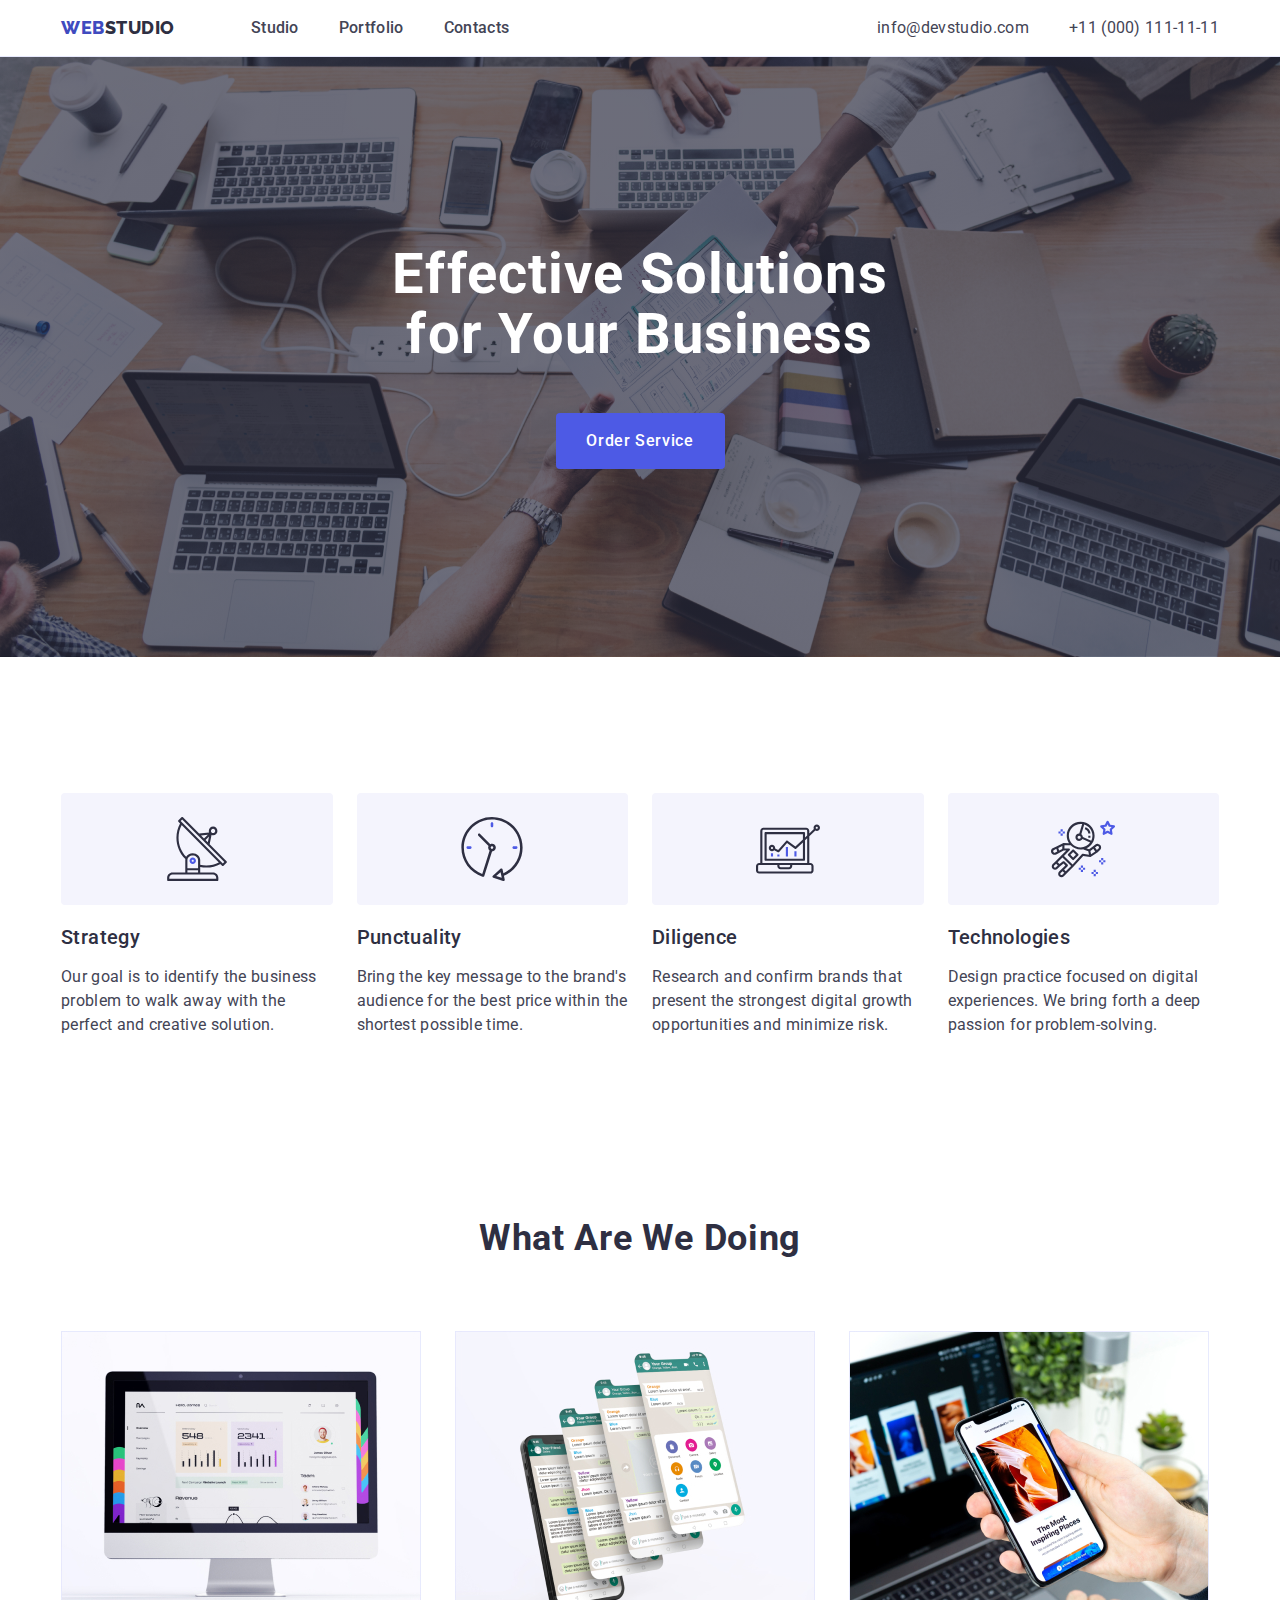
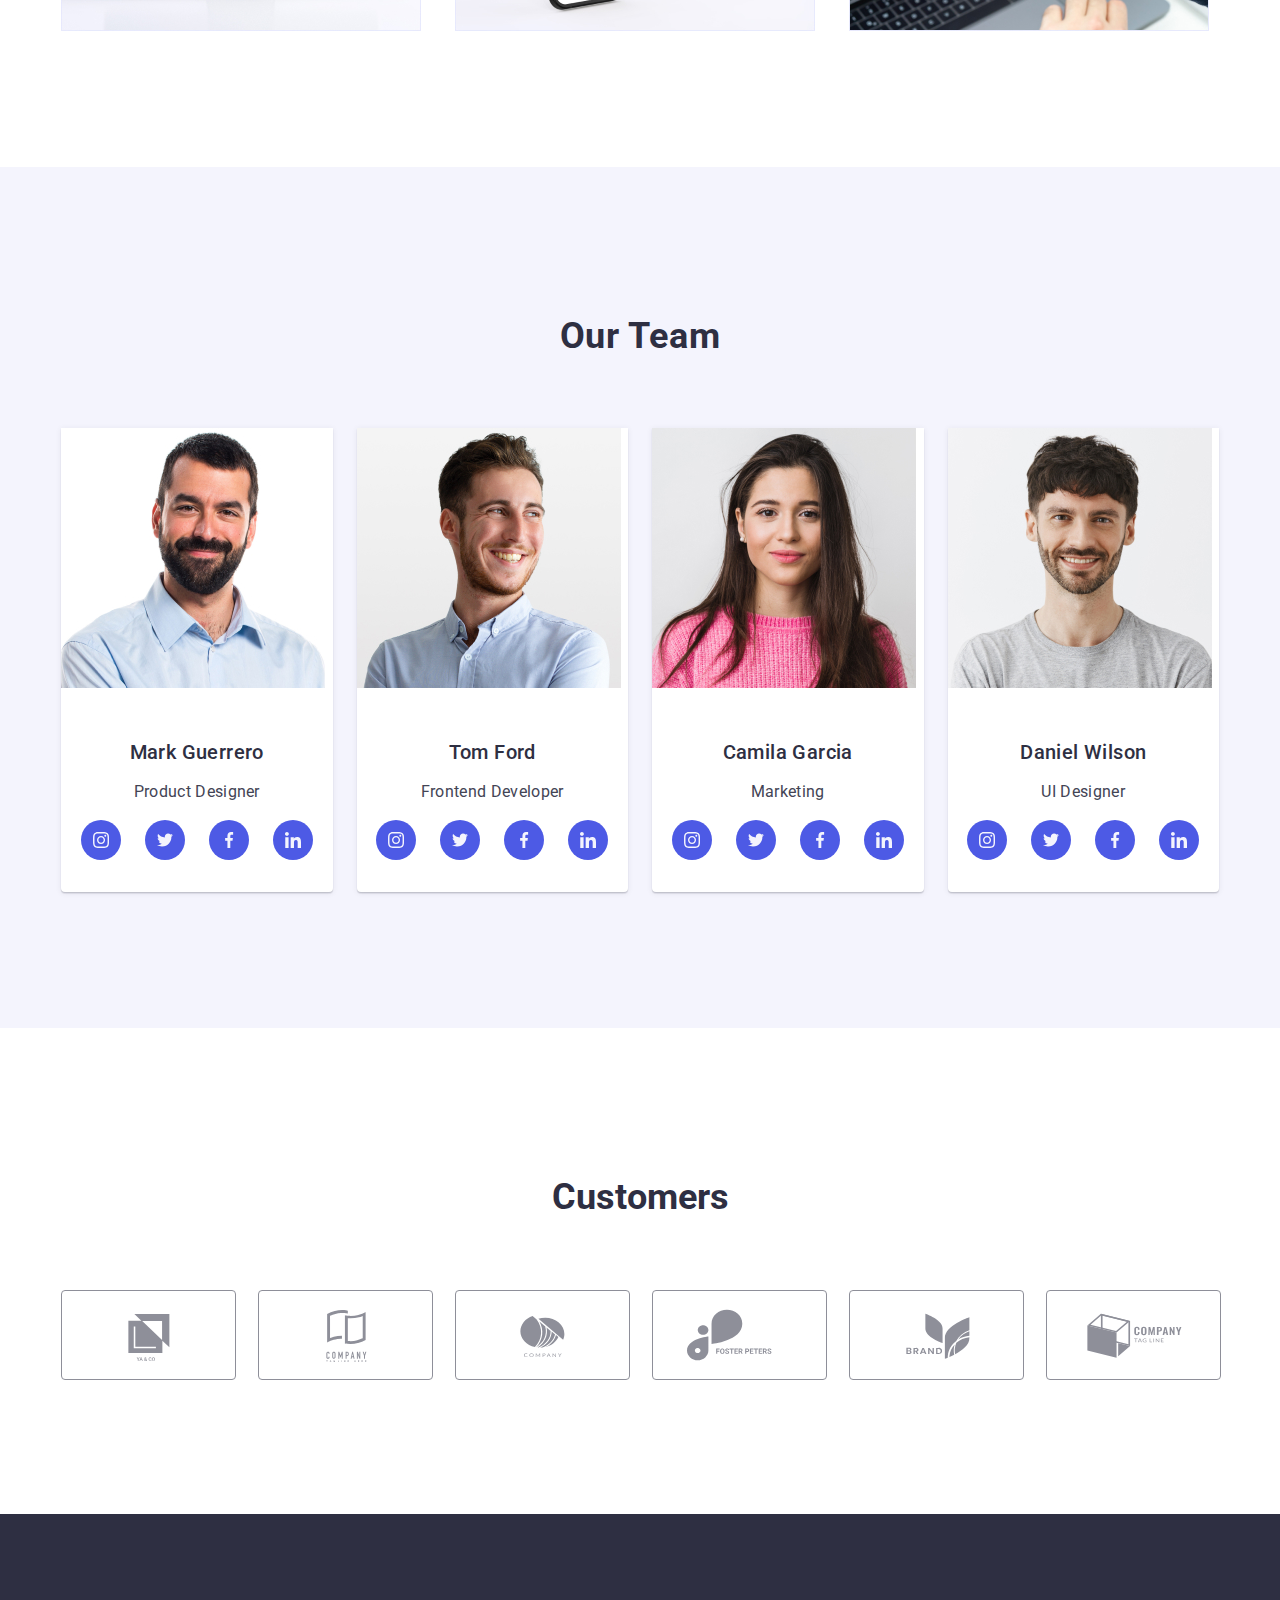
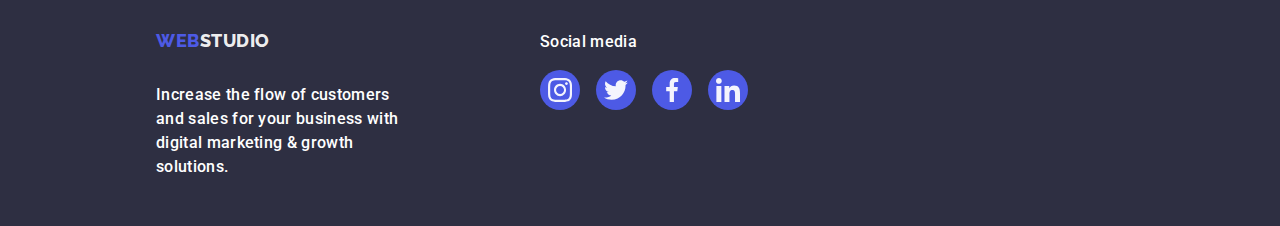
<file: index.html>
<!DOCTYPE html>
<html lang="en">
  <head>
    <meta charset="UTF-8" />
    <meta name="viewport" content="width=device-width, initial-scale=1.0" />
    <link
      rel="stylesheet"
      href="https://cdnjs.cloudflare.com/ajax/libs/modern-normalize/2.0.0/modern-normalize.min.css"
      integrity="sha512-4xo8blKMVCiXpTaLzQSLSw3KFOVPWhm/TRtuPVc4WG6kUgjH6J03IBuG7JZPkcWMxJ5huwaBpOpnwYElP/m6wg=="
      crossorigin="anonymous"
      referrerpolicy="no-referrer"
    />
    <link rel="preconnect" href="https://fonts.googleapis.com" />
    <link rel="preconnect" href="https://fonts.gstatic.com" crossorigin />
    <link
      href="https://fonts.googleapis.com/css2?family=Raleway:wght@700&family=Roboto:wght@400;500;700;900&display=swap"
      rel="stylesheet"
    />
    <link rel="stylesheet" href="./css/styles.css" />
    <title>Studio</title>
  </head>
  <body class="big-body">
    <header class="main-header">
      <div class="div-class container">
        <nav class="nav-nav">
          <a href="./index.html" class="logo link modal-link"
            >Web<span class="logo-span">Studio</span></a
          >
          <ul class="nav-bar list">
            <li><a href="./index.html" class="tab-bar link">Studio</a></li>
            <li>
              <a href="./portfolio.html" class="tab-bar link">Portfolio</a>
            </li>
            <li><a href="" class="tab-bar link">Contacts</a></li>
          </ul>
        </nav>
        <address class="address-bar">
          <ul class="list list-class">
            <li>
              <a href="mailto:info@devstudio.com" class="address-elm link"
                >info@devstudio.com</a
              >
            </li>
            <li>
              <a href="tel:+110001111111" class="address-elm link">
                +11 (000) 111-11-11</a
              >
            </li>
          </ul>
        </address>
      </div>
    </header>
    <main>
      <!-- Section-1 -->

      <section class="hero-section styling">
        <div class="container">
          <h1 class="hero-title">Effective Solutions for Your Business</h1>
          <button type="button" class="hero-button" data-modal-open>
            Order Service
          </button>
        </div>
      </section>

      <!-- Section-2 -->

      <section class="how-to-do-it">
        <div class="container">
          <h2 class="visually-hidden">How we do it</h2>
          <ul class="list best-list">
            <li class="the-hop">
              <div class="icons">
                <svg width="64" height="64">
                  <use href="./images/icons.svg#antennalogo"></use>
                </svg>
              </div>
              <h3 class="joker joker-plus">Strategy</h3>
              <p class="the-joker">
                Our goal is to identify the business problem to walk away with
                the perfect and creative solution.
              </p>
            </li>
            <li class="the-hop">
              <div class="icons">
                <svg width="64" height="64">
                  <use href="./images/icons.svg#clocklogo"></use>
                </svg>
              </div>
              <h3 class="joker joker-plus">Punctuality</h3>
              <p class="the-joker">
                Bring the key message to the brand's audience for the best price
                within the shortest possible time.
              </p>
            </li>
            <li class="the-hop">
              <div class="icons">
                <svg width="64" height="64">
                  <use href="./images/icons.svg#diagramlogo"></use>
                </svg>
              </div>
              <h3 class="joker joker-plus">Diligence</h3>
              <p class="the-joker">
                Research and confirm brands that present the strongest digital
                growth opportunities and minimize risk.
              </p>
            </li>
            <li class="the-hop">
              <div class="icons">
                <svg width="64" height="64">
                  <use href="./images/icons.svg#astronautlogo"></use>
                </svg>
              </div>
              <h3 class="joker joker-plus">Technologies</h3>
              <p class="the-joker">
                Design practice focused on digital experiences. We bring forth a
                deep passion for problem-solving.
              </p>
            </li>
          </ul>
        </div>
      </section>

      <!-- Section-3 -->

      <section class="what-we-do">
        <div class="container">
          <h2 class="team-and-job">What are we doing</h2>
          <ul class="list what-we-do-list">
            <li class="examples">
              <img src="./images/img1.jpg" alt="photo-desktop" width="360" />
            </li>
            <li class="examples">
              <img src="./images/img2.jpg" alt="phone-screens" width="360" />
            </li>
            <li class="examples">
              <img src="./images/img3.jpg" alt="lapton-and-phone" width="360" />
            </li>
          </ul>
        </div>
      </section>

      <!-- Section-4 -->

      <section class="our-team">
        <div class="container">
          <h2 class="team-and-job">Our Team</h2>
          <ul class="list our-team-list">
            <li class="employ-list">
              <img src="./images/photo1.jpg" alt="photo-employ" width="264" />
              <div class="about-employ">
                <h3 class="joker">Mark Guerrero</h3>
                <p class="the-joker plus">Product Designer</p>
                <ul class="media-employ">
                  <li class="list-team-svg">
                    <a class="link-media" href="">
                      <svg class="svg-media" width="16" height="16">
                        <use href="./images/icons.svg#logoinstagram"></use>
                      </svg>
                    </a>
                  </li>
                  <li class="list-team-svg">
                    <a class="link-media" href="">
                      <svg class="svg-media" width="16" height="16">
                        <use href="./images/icons.svg#logotwitter"></use>
                      </svg>
                    </a>
                  </li>
                  <li class="list-team-svg">
                    <a class="link-media" href="">
                      <svg class="svg-media" width="16" height="16">
                        <use href="./images/icons.svg#logofacebook"></use>
                      </svg>
                    </a>
                  </li>
                  <li class="list-team-svg">
                    <a class="link-media" href="">
                      <svg class="svg-media" width="16" height="16">
                        <use href="./images/icons.svg#logolinkedin"></use>
                      </svg>
                    </a>
                  </li>
                </ul>
              </div>
            </li>
            <li class="employ-list">
              <img src="./images/photo2.jpg" alt="" />
              <div class="about-employ">
                <h3 class="joker">Tom Ford</h3>
                <p class="the-joker plus">Frontend Developer</p>
                <ul class="media-employ">
                  <li class="list-team-svg">
                    <a class="link-media" href="">
                      <svg class="svg-media" width="16px" height="16px">
                        <use href="./images/icons.svg#logoinstagram"></use>
                      </svg>
                    </a>
                  </li>
                  <li class="list-team-svg">
                    <a class="link-media" href="">
                      <svg class="svg-media" width="16px" height="16px">
                        <use href="./images/icons.svg#logotwitter"></use>
                      </svg>
                    </a>
                  </li>
                  <li class="list-team-svg">
                    <a class="link-media" href="">
                      <svg class="svg-media" width="16px" height="16px">
                        <use href="./images/icons.svg#logofacebook"></use>
                      </svg>
                    </a>
                  </li>
                  <li class="list-team-svg">
                    <a class="link-media" href="">
                      <svg class="svg-media" width="16px" height="16px">
                        <use href="./images/icons.svg#logolinkedin"></use>
                      </svg>
                    </a>
                  </li>
                </ul>
              </div>
            </li>
            <li class="employ-list">
              <img src="./images/photo3.jpg" alt="" />
              <div class="about-employ">
                <h3 class="joker">Camila Garcia</h3>
                <p class="the-joker plus">Marketing</p>
                <ul class="media-employ">
                  <li class="list-team-svg">
                    <a class="link-media" href="">
                      <svg class="svg-media" width="16px" height="16px">
                        <use href="./images/icons.svg#logoinstagram"></use>
                      </svg>
                    </a>
                  </li>
                  <li class="list-team-svg">
                    <a class="link-media" href="">
                      <svg class="svg-media" width="16px" height="16px">
                        <use href="./images/icons.svg#logotwitter"></use>
                      </svg>
                    </a>
                  </li>
                  <li class="list-team-svg">
                    <a class="link-media" href="">
                      <svg class="svg-media" width="16px" height="16px">
                        <use href="./images/icons.svg#logofacebook"></use>
                      </svg>
                    </a>
                  </li>
                  <li class="list-team-svg">
                    <a class="link-media" href="">
                      <svg class="svg-media" width="16px" height="16px">
                        <use href="./images/icons.svg#logolinkedin"></use>
                      </svg>
                    </a>
                  </li>
                </ul>
              </div>
            </li>
            <li class="employ-list">
              <img src="./images/photo4.jpg" alt="" />
              <div class="about-employ">
                <h3 class="joker">Daniel Wilson</h3>
                <p class="the-joker plus">UI Designer</p>
                <ul class="media-employ">
                  <li class="list-team-svg">
                    <a class="link-media" href="">
                      <svg class="svg-media" width="16px" height="16px">
                        <use href="./images/icons.svg#logoinstagram"></use>
                      </svg>
                    </a>
                  </li>
                  <li class="list-team-svg">
                    <a class="link-media" href="">
                      <svg class="svg-media" width="16px" height="16px">
                        <use href="./images/icons.svg#logotwitter"></use>
                      </svg>
                    </a>
                  </li>
                  <li class="list-team-svg">
                    <a class="link-media" href="">
                      <svg class="svg-media" width="16px" height="16px">
                        <use href="./images/icons.svg#logofacebook"></use>
                      </svg>
                    </a>
                  </li>
                  <li class="list-team-svg">
                    <a class="link-media" href="">
                      <svg class="svg-media" width="16px" height="16px">
                        <use href="./images/icons.svg#logolinkedin"></use>
                      </svg>
                    </a>
                  </li>
                </ul>
              </div>
            </li>
          </ul>
        </div>
      </section>

      <!-- Section-5 -->

      <section class="customers">
        <div class="container">
          <h2 class="customers-title">Customers</h2>
          <ul class="list-of-media-channels">
            <li class="list-of-six">
              <a class="the-six-elm" href="">
                <svg class="svg-of-the-six" width="104" height="56">
                  <use href="./images/icons.svg#logocompany1"></use>
                </svg>
              </a>
            </li>
            <li class="list-of-six">
              <a class="the-six-elm" href="">
                <svg class="svg-of-the-six" width="104" height="56">
                  <use href="./images/icons.svg#logocompany2"></use>
                </svg>
              </a>
            </li>
            <li class="list-of-six">
              <a class="the-six-elm" href="">
                <svg class="svg-of-the-six" width="104" height="56">
                  <use href="./images/icons.svg#logocompany3"></use>
                </svg>
              </a>
            </li>
            <li class="list-of-six">
              <a class="the-six-elm" href="">
                <svg class="svg-of-the-six" width="104" height="56">
                  <use href="./images/icons.svg#grouplogo"></use>
                </svg>
              </a>
            </li>
            <li class="list-of-six">
              <a class="the-six-elm" href="">
                <svg class="svg-of-the-six" width="104" height="56">
                  <use href="./images/icons.svg#logocompany5"></use>
                </svg>
              </a>
            </li>
            <li class="list-of-six">
              <a class="the-six-elm" href="">
                <svg class="svg-of-the-six" width="104" height="56">
                  <use href="./images/icons.svg#logocompany6"></use>
                </svg>
              </a>
            </li>
          </ul>
        </div>
      </section>
    </main>

    <!-- Footer -->

    <footer class="big-toe">
      <div class="container footer-div">
        <div class="second-footer-class">
          <a href="./index.html" class="logo link loggos-f"
            >Web<span class="span-logo">Studio</span></a
          >
          <p class="p-footer">
            Increase the flow of customers and sales for your business with
            digital marketing & growth solutions.
          </p>
        </div>
        <div>
          <p class="second-p-footer">Social media</p>
          <ul class="list-of-media-footer">
            <li class="list-of-four">
              <a class="the-four-elm" href="">
                <svg class="svg-of-the-four" width="24" height="24">
                  <use href="./images/icons.svg#logoinstagram"></use>
                </svg>
              </a>
            </li>
            <li class="list-of-four">
              <a class="the-four-elm" href="">
                <svg class="svg-of-the-four" width="24" height="24">
                  <use href="./images/icons.svg#logotwitter"></use>
                </svg>
              </a>
            </li>
            <li class="list-of-four">
              <a class="the-four-elm" href="">
                <svg class="svg-of-the-four" width="24" height="24">
                  <use href="./images/icons.svg#logofacebook"></use>
                </svg>
              </a>
            </li>
            <li class="list-of-four">
              <a class="the-four-elm" href="">
                <svg class="svg-of-the-four" width="24" height="24">
                  <use href="./images/icons.svg#logolinkedin"></use>
                </svg>
              </a>
            </li>
          </ul>
        </div>
      </div>
    </footer>
    <!-- MOdal -->
    <div class="modal-script is-hidden" data-modal>
      <div class="modal-window">
        <button class="modal-close" type="button" data-modal-close>
          <svg class="modal-svg" width="8" height="8">
            <use href="./images/icons.svg#close"></use>
          </svg>
        </button>
      </div>
    </div>
    <!-- Script -->
    <script src="./modal.js"></script>
  </body>
</html>
</file>
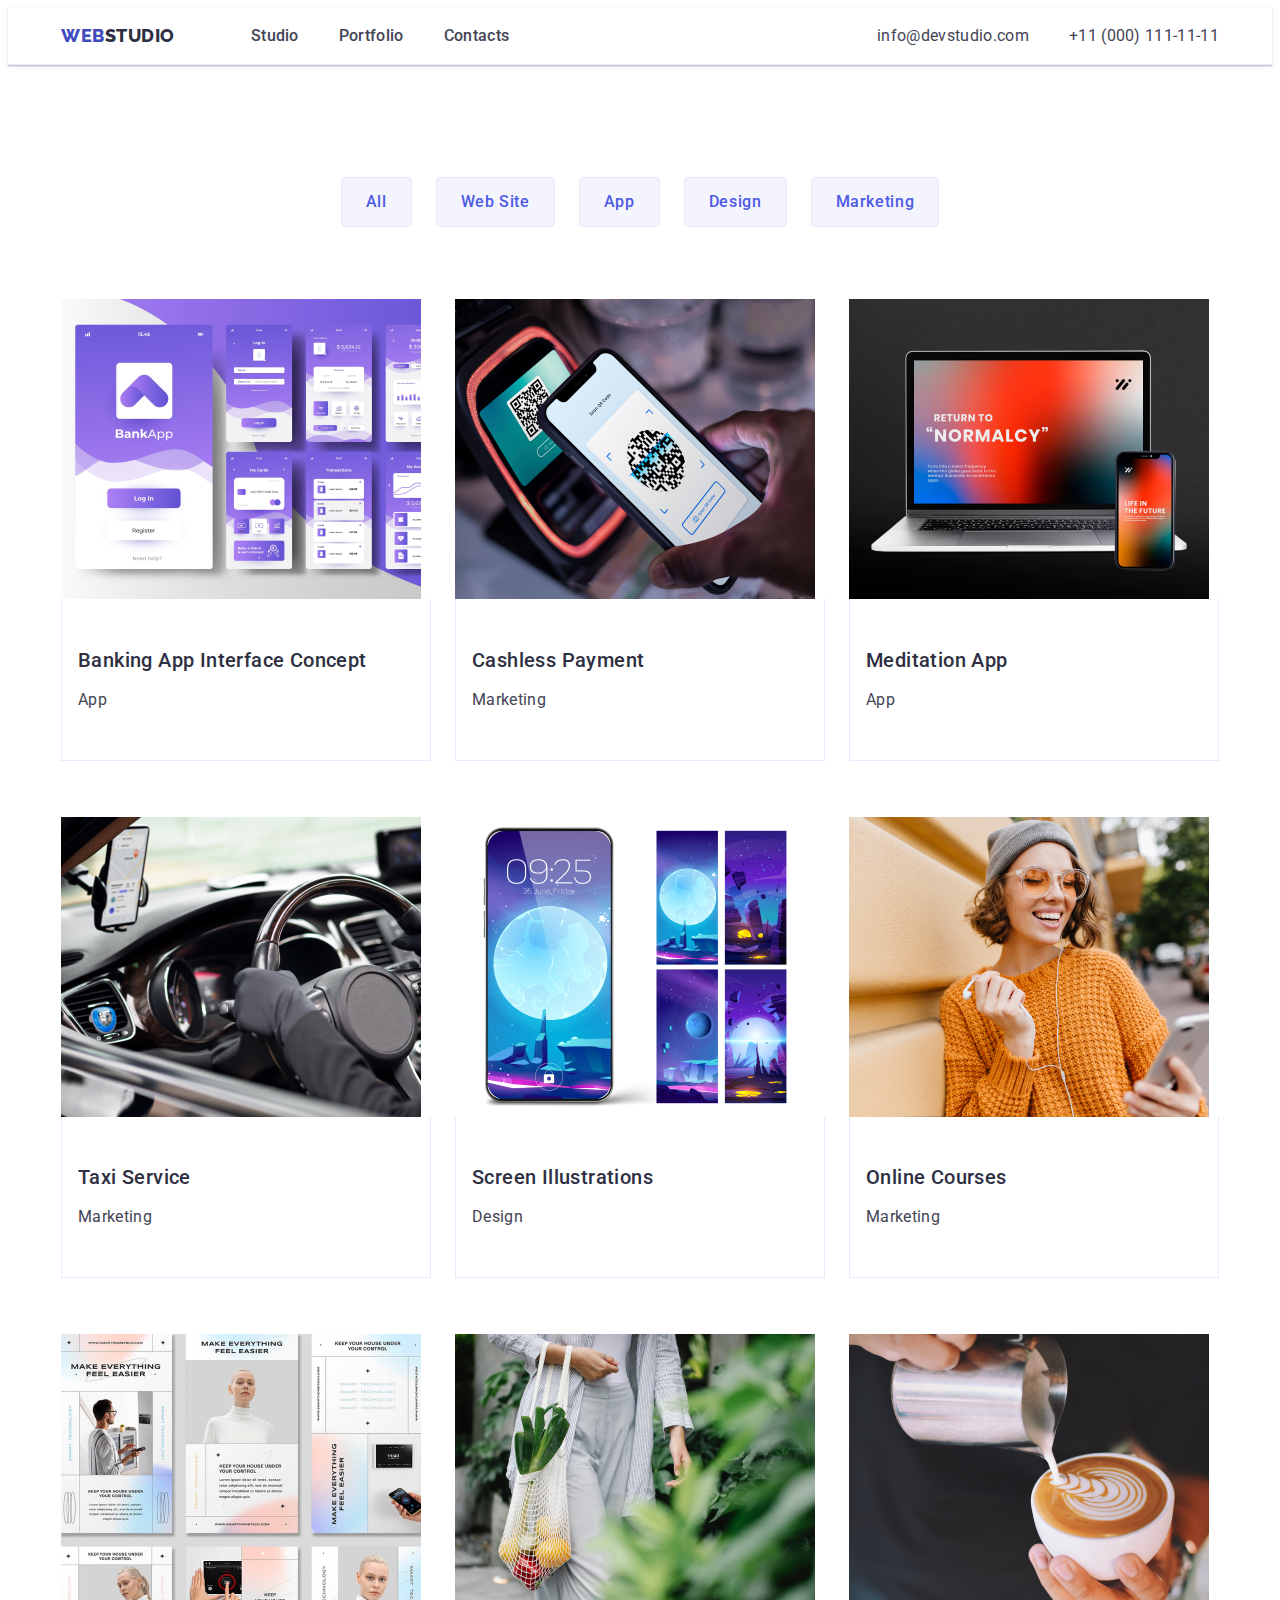
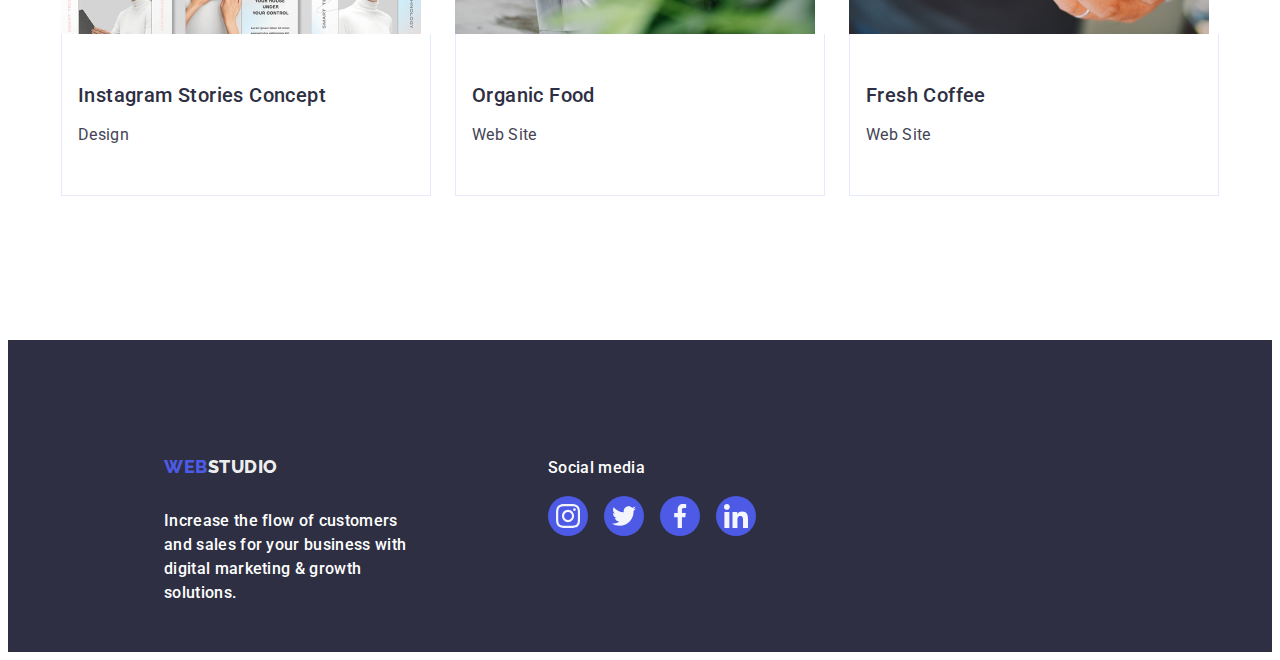
<file: portfolio.html>
<!DOCTYPE html>
<html lang="en">
  <head>
    <meta charset="UTF-8" />
    <meta name="viewport" content="width=device-width, initial-scale=1.0" />
    <link
      rel="stylesheet"
      href="https://cdnjs.cloudflare.com/ajax/libs/modern-normalize/2.0.0/modern-normalize.min.css"
      integrity="sha512-4xo8blKMVCiXpTaLzQSLSw3KFOVPWhm/TRtuPVc4WG6kUgjH6J03IBuG7JZPkcWMxJ5huwaBpOpnwYElP/m6wg=="
      crossorigin="anonymous"
      referrerpolicy="no-referrer"
    />
    <link rel="preconnect" href="https://fonts.googleapis.com" />
    <link rel="preconnect" href="https://fonts.gstatic.com" crossorigin />
    <link
      href="https://fonts.googleapis.com/css2?family=Raleway:wght@700&family=Roboto:wght@400;500;700;900&display=swap"
      rel="stylesheet"
    />
    <link rel="stylesheet" href="./css/styles.css" />
    <title>Portfolio</title>
  </head>
  <body>
    <header class="main-header">
      <div class="div-class container">
        <nav class="nav-nav">
          <a href="./index.html" class="logo link modal-link"
            >Web<span class="logo-span">Studio</span></a
          >
          <ul class="nav-bar list">
            <li><a href="./index.html" class="tab-bar link">Studio</a></li>
            <li>
              <a href="./portfolio.html" class="tab-bar link">Portfolio</a>
            </li>
            <li><a href="" class="tab-bar link">Contacts</a></li>
          </ul>
        </nav>
        <address class="address-bar">
          <ul class="list list-class">
            <li>
              <a href="mailto:info@devstudio.com" class="address-elm link"
                >info@devstudio.com</a
              >
            </li>
            <li>
              <a href="tel:+110001111111" class="address-elm link">
                +11 (000) 111-11-11</a
              >
            </li>
          </ul>
        </address>
      </div>
    </header>
    <main>
      <section class="porto-section">
        <div class="container">
          <h1 class="visually-hidden">what we can do</h1>
          <ul class="list porto-list">
            <li><button type="button" class="push-me">All</button></li>
            <li><button type="button" class="push-me">Web Site</button></li>
            <li><button type="button" class="push-me">App</button></li>
            <li><button type="button" class="push-me">Design</button></li>
            <li><button type="button" class="push-me">Marketing</button></li>
          </ul>
          <ul class="list big-list">
            <li class="big-li">
              <a href="" class="link link-porto">
                <div class="modal-div-img">
                  <img
                    src="./images/img11.jpg"
                    alt="an-app-image"
                    width="360"
                  />
                  <p class="modal-p-img">
                    14 Stylish and User-Friendly App Design Concepts · Task
                    Manager App · Calorie Tracker App · Exotic Fruit Ecommerce
                    App · Cloud Storage App
                  </p>
                </div>
                <div class="about-link">
                  <h2 class="photo-line">Banking App Interface Concept</h2>
                  <p class="p-line">App</p>
                </div></a
              >
            </li>
            <li class="big-li">
              <a href="" class="link link-porto">
                <div class="modal-div-img">
                  <img
                    src="./images/img21.jpg"
                    alt="photo-cashless-payment"
                    width="360"
                  />
                  <p class="modal-p-img">
                    14 Stylish and User-Friendly App Design Concepts · Task
                    Manager App · Calorie Tracker App · Exotic Fruit Ecommerce
                    App · Cloud Storage App
                  </p>
                </div>
                <div class="about-link">
                  <h2 class="photo-line">Cashless Payment</h2>
                  <p class="p-line">Marketing</p>
                </div></a
              >
            </li>
            <li class="big-li">
              <a href="" class="link link-porto">
                <div class="modal-div-img">
                  <img
                    src="./images/img31.jpg"
                    alt="laptop-and-phone"
                    width="360"
                  />
                  <p class="modal-p-img">
                    14 Stylish and User-Friendly App Design Concepts · Task
                    Manager App · Calorie Tracker App · Exotic Fruit Ecommerce
                    App · Cloud Storage App
                  </p>
                </div>
                <div class="about-link">
                  <h2 class="photo-line">Meditation App</h2>
                  <p class="p-line">App</p>
                </div></a
              >
            </li>
            <li class="big-li">
              <a href="" class="link link-porto">
                <div class="modal-div-img">
                  <img
                    src="./images/img41.jpg"
                    alt="car-dashboard"
                    width="360"
                  />
                  <p class="modal-p-img">
                    14 Stylish and User-Friendly App Design Concepts · Task
                    Manager App · Calorie Tracker App · Exotic Fruit Ecommerce
                    App · Cloud Storage App
                  </p>
                </div>
                <div class="about-link">
                  <h2 class="photo-line">Taxi Service</h2>
                  <p class="p-line">Marketing</p>
                </div></a
              >
            </li>
            <li class="big-li">
              <a href="" class="link link-porto">
                <div class="modal-div-img">
                  <img
                    src="./images/img51.jpg"
                    alt="phone-and-screens-phone"
                    width="360"
                  />
                  <p class="modal-p-img">
                    14 Stylish and User-Friendly App Design Concepts · Task
                    Manager App · Calorie Tracker App · Exotic Fruit Ecommerce
                    App · Cloud Storage App
                  </p>
                </div>
                <div class="about-link">
                  <h2 class="photo-line">Screen Illustrations</h2>
                  <p class="p-line">Design</p>
                </div></a
              >
            </li>
            <li class="big-li">
              <a href="" class="link link-porto">
                <div class="modal-div-img">
                  <img src="./images/img61.jpg" alt="youg-woman" width="360" />
                  <p class="modal-p-img">
                    14 Stylish and User-Friendly App Design Concepts · Task
                    Manager App · Calorie Tracker App · Exotic Fruit Ecommerce
                    App · Cloud Storage App
                  </p>
                </div>
                <div class="about-link">
                  <h2 class="photo-line">Online Courses</h2>
                  <p class="p-line">Marketing</p>
                </div></a
              >
            </li>
            <li class="big-li">
              <a href="" class="link link-porto">
                <div class="modal-div-img">
                  <img
                    src="./images/img71.jpg"
                    alt="instagram-stories"
                    width="360"
                  />
                  <p class="modal-p-img">
                    14 Stylish and User-Friendly App Design Concepts · Task
                    Manager App · Calorie Tracker App · Exotic Fruit Ecommerce
                    App · Cloud Storage App
                  </p>
                </div>
                <div class="about-link">
                  <h2 class="photo-line">Instagram Stories Concept</h2>
                  <p class="p-line">Design</p>
                </div></a
              >
            </li>
            <li class="big-li">
              <a href="" class="link link-porto">
                <div class="modal-div-img">
                  <img
                    src="./images/img81.jpg"
                    alt="bag-with-vegetabels"
                    width="360"
                  />
                  <p class="modal-p-img">
                    14 Stylish and User-Friendly App Design Concepts · Task
                    Manager App · Calorie Tracker App · Exotic Fruit Ecommerce
                    App · Cloud Storage App
                  </p>
                </div>
                <div class="about-link">
                  <h2 class="photo-line">Organic Food</h2>
                  <p class="p-line">Web Site</p>
                </div></a
              >
            </li>
            <li class="big-li">
              <a href="" class="link link-porto">
                <div class="modal-div-img">
                  <img
                    src="./images/img91.jpg"
                    alt="a-cup-of-coffee"
                    width="360"
                  />
                  <p class="modal-p-img">
                    14 Stylish and User-Friendly App Design Concepts · Task
                    Manager App · Calorie Tracker App · Exotic Fruit Ecommerce
                    App · Cloud Storage App
                  </p>
                </div>
                <div class="about-link">
                  <h2 class="photo-line">Fresh Coffee</h2>
                  <p class="p-line">Web Site</p>
                </div></a
              >
            </li>
          </ul>
        </div>
      </section>
    </main>

    <!-- Footer -->

    <footer class="big-toe">
      <div class="container footer-div">
        <div class="second-footer-class">
          <a href="./index.html" class="logo link loggos-f"
            >Web<span class="span-logo">Studio</span></a
          >
          <p class="p-footer">
            Increase the flow of customers and sales for your business with
            digital marketing & growth solutions.
          </p>
        </div>
        <div>
          <p class="second-p-footer">Social media</p>
          <ul class="list-of-media-footer">
            <li class="list-of-four">
              <a class="the-four-elm" href="">
                <svg class="svg-of-the-four" width="24" height="24">
                  <use href="./images/icons.svg#logoinstagram"></use>
                </svg>
              </a>
            </li>
            <li class="list-of-four">
              <a class="the-four-elm" href="">
                <svg class="svg-of-the-four" width="24" height="24">
                  <use href="./images/icons.svg#logotwitter"></use>
                </svg>
              </a>
            </li>
            <li class="list-of-four">
              <a class="the-four-elm" href="">
                <svg class="svg-of-the-four" width="24" height="24">
                  <use href="./images/icons.svg#logofacebook"></use>
                </svg>
              </a>
            </li>
            <li class="list-of-four">
              <a class="the-four-elm" href="">
                <svg class="svg-of-the-four" width="24" height="24">
                  <use href="./images/icons.svg#logolinkedin"></use>
                </svg>
              </a>
            </li>
          </ul>
        </div>
      </div>
    </footer>
  </body>
</html>
</file>
<file: css/styles.css>
:root {
  --white-color: #ffffff;
  --navy-color: #2e2f42;
  --iris-color: #4d5ae5;
  --ocean-color: #404bbf;
  --cloud-color: #f4f4fd;
  --slate-color: #434455;
}
/* Body */

body {
  font-family: "Roboto", sans-serif;
  color: #434455;
}
.big-body {
  max-width: 1440px;
  margin: 0 auto;
}

/* Header */

.main-header {
  border-bottom: 1px solid #e7e9fc;
  box-shadow: 0px 2px 1px rgba(46, 47, 66, 0.08),
    0px 1px 1px rgba(46, 47, 66, 0.16), 0px 1px 6px rgba(46, 47, 66, 0.08);
}
.div-class {
  display: flex;
  justify-content: space-between;
}
.container {
  width: 1158px;
  margin: 0 auto;
  padding: 0 15px;
}
.nav-nav {
  display: flex;
  align-items: center;
}

.logo {
  font-family: "Raleway", sans-serif;
  font-weight: 800;
  font-size: 18px;
  line-height: 1.17;
  letter-spacing: 0.03em;
  text-transform: uppercase;
  color: #4d5ae5;
  margin-right: 76px;
}
.link {
  text-decoration: none;
  position: relative;
  transition: color 250ms cubic-bezier(0.4, 0, 0.2, 1);
}
.link:hover,
.link:focus {
  color: #404bbf;
}
.modal-link {
  color: #404bbf;
}
.logo-span {
  color: #2e2f42;
}
.list {
  list-style-type: none;
  padding: 0;
}
.nav-bar {
  list-style: none;
  display: flex;
  gap: 40px;
}
.tab-bar {
  font-weight: 500;
  font-size: 16px;
  line-height: 1.5;
  letter-spacing: 0.02em;
  color: var(--slate-color);
  padding: 24px 0;
}
.tab-bar::after {
  content: "";
  position: absolute;
  left: 0;
  bottom: -1px;
  height: 4px;
  border-radius: 2px;
  background-color: var(--ocean-color);
}
.address-bar {
  font-style: normal;
  list-style-type: none;
  display: flex;
  align-items: center;
  gap: 40px;
}
.list-class {
  display: flex;
  gap: 40px;
}
.address-elm {
  font-weight: 400;
  font-size: 16px;
  line-height: 1.5;
  letter-spacing: 0.02em;
  color: #434455;
  text-decoration: none;
}

/* Section-1 ( Hero section ) */

.hero-section {
  padding: 188px 0;
  margin: auto;
}
.styling {
  background-image: linear-gradient(
      rgba(46, 47, 66, 0.7),
      rgba(46, 47, 66, 0.7)
    ),
    url(../images/people-office.jpg);

  background-repeat: no-repeat;
  background-position: center;
  background-size: cover;
}
.hero-title {
  margin: 0 auto;
  font-size: 56px;
  line-height: 1.07;
  text-align: center;
  letter-spacing: 0.02em;
  color: #ffffff;
  max-width: 496px;
}
.hero-button {
  margin: 0 auto;
  background-color: #4d5ae5;
  font-family: "Roboto", sans-serif;
  font-weight: 500;
  font-size: 16px;
  line-height: 1.5;
  letter-spacing: 0.04em;
  color: #ffffff;
  cursor: pointer;
  display: block;
  min-width: 169px;
  height: 56px;
  border: none;
  border-radius: 4px;
  cursor: pointer;
  margin-top: 48px;
}
.hero-button:hover,
.hero-button:focus {
  background-color: #404bbf;
}

/* Section-2 ( How we do it ) */

.how-to-do-it {
  padding: 120px 0;
}

.visually-hidden {
  position: absolute;
  width: 1px;
  height: 1px;
  margin: -1px;
  border: 0;
  padding: 0;
  white-space: nowrap;
  clip-path: inset(100%);
  clip: rect(0 0 0 0);
  overflow: hidden;
}
.best-list {
  display: flex;
  gap: 24px;
}
.the-hop {
  width: 100%;
  min-width: 264px;
}
.icons {
  display: flex;
  align-items: center;
  justify-content: center;
  height: 112px;
  background-color: #f4f4fd;
  border-radius: 4px;
  margin-bottom: 8px;
}

.joker {
  font-weight: 500;
  font-size: 20px;
  line-height: 1.2;
  letter-spacing: 0.02em;
  color: #2e2f42;
  margin-bottom: 8px;
  background-color: #ffffffff;
  text-align: center;
  margin-bottom: 8px;
}
.joker-plus {
  width: calc((100% - 72px) / 4);
}
.the-joker {
  font-size: 16px;
  line-height: 1.5;
  letter-spacing: 0.02em;
  color: #434455;
}

/* Section-3 (What we do) */

.what-we-do {
  padding-bottom: 120px;
}
.what-we-do-list {
  display: flex;
  gap: 24px;
}
.team-and-job {
  font-size: 36px;
  line-height: 1.11;
  text-align: center;
  letter-spacing: 0.02em;
  text-transform: capitalize;
  color: #2e2f42;
  margin-bottom: 72px;
}
.examples {
  flex-basis: calc((100% - 48px) / 3);
}

/* Section-4 (Our team ) */

.our-team {
  background-color: #f4f4fd;
  padding: 120px 0;
}
.our-team-list {
  display: flex;
  gap: 24px;
}
.employ-list {
  flex-basis: calc((100% - 3 * 24px) / 4);
  border-radius: 0px 0px 4px 4px;
  background: var(--WHITE, #fff);
  box-shadow: 0px 2px 1px 0px rgba(46, 47, 66, 0.08),
    0px 1px 1px 0px rgba(46, 47, 66, 0.16),
    0px 1px 6px 0px rgba(46, 47, 66, 0.08);
}
.about-employ {
  padding: 32px 0;
}
.plus {
  text-align: center;
}
.media-employ {
  display: flex;
  gap: 24px;
  list-style: none;
  justify-content: center;
  padding-left: 0;
}
.list-team-svg {
  width: 40px;
  height: 40px;
}
.link-media {
  width: 100%;
  height: 100%;
  background-color: #4d5ae5;
  border-radius: 50%;
  display: flex;
  align-items: center;
  justify-content: center;
  transition: background-color 250ms cubic-bezier(0.4, 0, 0.2, 1);
}
.link-media:hover,
.link-media:focus {
  background-color: #404bbf;
}
.svg-media {
  fill: #f4f4fd;
}

/* Section-5 */

.customers {
  padding: 120px 0;
}
.customers-title {
  font-family: "Roboto", sans-serif;
  font-size: 36px;
  line-height: 1.11;
  color: #2e2f42;
  margin-bottom: 72px;
  text-align: center;
}
.list-of-media-channels {
  display: flex;
  gap: 24px;
  list-style: none;
  height: 88px;
  padding-left: 0;
}
.list-of-six {
  width: calc((100% - 120px) / 6);
}
.the-six-elm {
  width: 100%;
  height: 100%;
  border: 1px solid #8e8f99;
  border-radius: 4px;
  display: flex;
  align-items: center;
  justify-content: center;
  color: #8e8f99;
  transition: border-color 250ms cubic-bezier(0.4, 0, 0.2, 1),
    color 250ms cubic-bezier(0.4, 0, 0.2, 1);
}
.the-six-elm:hover,
.the-six-elm:focus {
  border-color: #404bbf;
  color: #404bbf;
}
.svg-of-the-six {
  fill: currentColor;
}
/* Footer */

.big-toe {
  background-color: #2e2f42;
  margin: 0 auto;
  padding: 100px 0;
  display: flex;
  max-width: 1440px;
}
.footer-div {
  align-items: baseline;
  display: flex;
  max-width: 1440px;
  padding-left: 156px;
  margin-left: 0;
}
.second-footer-class {
  margin-right: 120px;
  width: 264px;
  height: 72px;
}

.loggos-f {
  display: inline-block;
  margin-bottom: 16px;
}
.span-logo {
  color: #f4f4f4fd;
}
.p-footer {
  font-weight: 500;
  font-size: 16px;
  line-height: 1.5;
  letter-spacing: 0.02em;
  color: #ffffffff;
  margin-bottom: 16px;
  max-width: 264px;
}
.second-p-footer {
  font-weight: 500;
  font-size: 16px;
  line-height: 1.5;
  letter-spacing: 0.02em;
  color: #ffffffff;
  margin-bottom: 16px;
}
.list-of-media-footer {
  display: flex;
  gap: 16px;
  list-style: none;
  padding-left: 0;
}
.list-of-four {
  width: 40px;
  height: 40px;
}
.the-four-elm {
  width: 100%;
  height: 100%;
  background-color: #4d5ae5;
  border-radius: 50%;
  display: flex;
  align-items: center;
  justify-content: center;
  transition: background-color 250ms cubic-bezier(0.4, 0, 0.2, 1);
}
.the-four-elm:hover,
.the-four-elm:focus {
  background-color: #31d0aa;
}
.svg-of-the-four {
  fill: #f4f4f4fd;
}

/* Modal */

.modal-script {
  z-index: 10;
  position: fixed;
  top: 0;
  left: 0;
  width: 100%;
  height: 100%;
  background-color: rgba(46, 47, 66, 0.4);
  transition: opacity 250ms cubic-bezier(0.4, 0, 0.2, 1),
    visibility 250ms cubic-bezier(0.4, 0, 0.2, 1);
}
.is-hidden {
  opacity: 0;
  visibility: hidden;
  pointer-events: none;
}
.modal-window {
  position: absolute;
  top: 50%;
  left: 50%;
  transform: translate(-50%, -50%) scale(1);
  width: 408px;
  min-height: 584px;
  background: #fcfcfc;
  box-shadow: 0px 1px 1px rgba(0, 0, 0, 0.14), 0px 1px 3px rgba(0, 0, 0, 0.12),
    0px 2px 1px rgba(0, 0, 0, 0.2);
  border-radius: 4px;
  transition: transform 250ms cubic-bezier(0.4, 0, 0.2, 1);
}
.modal-close {
  position: absolute;
  top: 24px;
  right: 24px;
  width: 24px;
  height: 24px;
  border-radius: 50%;
  display: flex;
  align-items: center;
  justify-content: center;
  background-color: #e7e9fc;
  border: 1px solid rgba(0, 0, 0, 0.1);
  padding: 0;
  cursor: pointer;
  transition: background-color 250ms cubic-bezier(0.4, 0, 0.2, 1),
    border 250ms cubic-bezier(0.4, 0, 0.2, 1);
}
.modal-close:hover,
.modal-close:focus {
  border: none;
  background-color: #404bbf;
  fill: #ffffff;
}
.modal-svg {
  transition: fill 250ms cubic-bezier(0.4, 0, 0.2, 1);
}

/* Portfolio */

img {
  display: block;
}
.porto-section {
  padding: 96px 0 120px 0;
}
.porto-list {
  display: flex;
  padding: 0;
  justify-content: center;
  gap: 24px;
  margin-bottom: 72px;
}
.push-me {
  font-family: "Roboto", sans-serif;
  font-weight: 500;
  font-size: 16px;
  line-height: 1.5;
  letter-spacing: 0.04em;
  color: #4d5ae5;
  background-color: #f4f4fd;
  padding: 12px 24px;
  border: 1px solid #e7e9fc;
  border-radius: 4px;
  cursor: pointer;
  transition: color 250ms cubic-bezier(0.4, 0, 0.2, 1),
    background-color 250ms cubic-bezier(0.4, 0, 0.2, 1),
    border-color 250ms cubic-bezier(0.4, 0, 0.2, 1),
    box-shadow 250ms cubic-bezier(0.4, 0, 0.2, 1);
}
.push-me:hover,
.push-me:focus {
  color: #ffffffff;
  background-color: #404bbf;
  border: 1px solid transparent;
  box-shadow: 0px 3px 1px rgba(0, 0, 0, 0.1), 0px 2px 1px rgba(0, 0, 0, 0.08),
    0px 2px 2px rgba(0, 0, 0, 0.12);
}
.big-list {
  display: flex;
  padding: 0;
  flex-wrap: wrap;
  column-gap: 24px;
  row-gap: 48px;
}
.big-li {
  width: calc((100% - 48px) / 3);
}
.link-porto {
  display: block;
  transition: box-shadow 250ms cubic-bezier(0.4, 0, 0.2, 1);
}
.link-porto:hover,
.link-porto:focus {
  box-shadow: 0px 1px 6px rgba(46, 47, 66, 0.08),
    0px 1px 1px rgba(46, 47, 66, 0.16), 0px 2px 1px rgba(46, 47, 66, 0.08);
}
.link-porto:hover .modal-p-img,
.link-porto:focus .modal-p-img {
  transform: translateY(0%);
}
.modal-div-img {
  position: relative;
  overflow: hidden;
}
.modal-p-img {
  position: absolute;
  top: 0;
  font-size: 16px;
  line-height: 1.5;
  letter-spacing: 0.02em;
  color: #f4f4f4fd;
  padding: 40px 32px;
  background-color: #4d5ae5;
  height: 100%;
  width: 100%;
  transform: translateY(100%);
  transition: transform 250ms cubic-bezier(0.4, 0, 0.2, 1);
}
.about-link {
  padding: 32px 16px;
  border: 1px solid #e7e9fc;
  border-top: 0;
  margin-bottom: 8px;
}
.photo-line {
  font-weight: 500;
  font-size: 20px;
  line-height: 1.2;
  letter-spacing: 0.02em;
  color: #2e2f42;
  margin-bottom: 8px;
}
.p-line {
  font-size: 16px;
  line-height: 1.5;
  letter-spacing: 0.02em;
  color: #434455;
}
</file>
